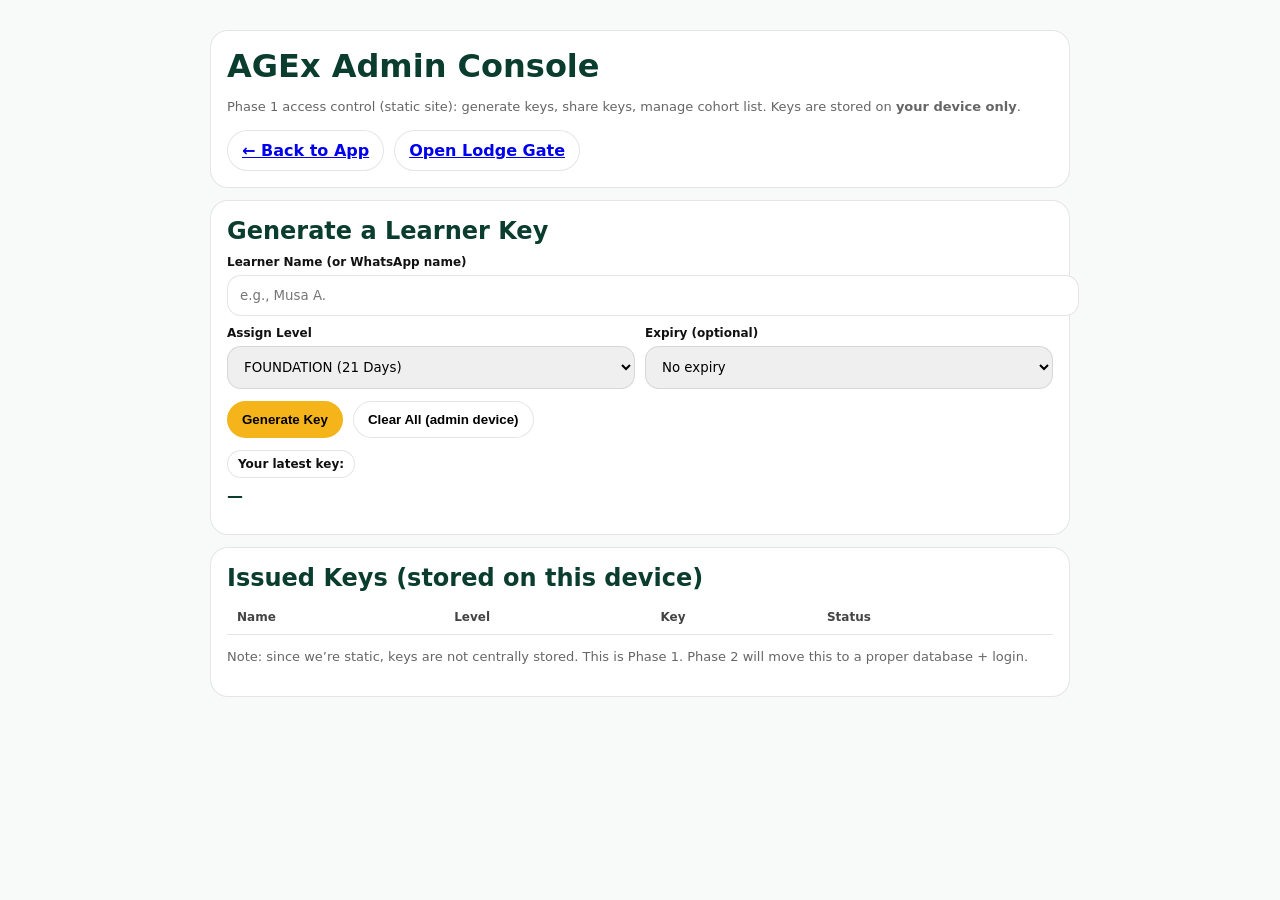
<file: admin.html>
<!doctype html>
<html lang="en">
<head>
  <meta charset="utf-8"/>
  <meta name="viewport" content="width=device-width,initial-scale=1"/>
  <meta name="theme-color" content="#0B3D2E"/>
  <title>AGEx Admin Console</title>
  <style>
    :root{--green:#0B3D2E;--gold:#F4B41A;--bg:#F7FAF9;--card:#fff;--line:rgba(0,0,0,.10);--ink:#111;--muted:#666;}
    body{margin:0;font-family:system-ui,-apple-system,Segoe UI,Roboto,Arial;background:var(--bg);color:var(--ink);}
    .wrap{max-width:860px;margin:0 auto;padding:18px;}
    .card{background:var(--card);border:1px solid var(--line);border-radius:18px;padding:16px;margin:12px 0;}
    h1,h2{margin:0 0 8px;color:var(--green);}
    .muted{color:var(--muted);font-size:13px;line-height:1.45}
    label{display:block;font-weight:800;font-size:12px;margin-top:10px}
    input,select,textarea{width:100%;padding:12px;border-radius:14px;border:1px solid var(--line);margin-top:6px;font-family:inherit}
    .row{display:flex;gap:10px;flex-wrap:wrap}
    .btn{display:inline-flex;align-items:center;justify-content:center;border-radius:999px;padding:10px 14px;border:1px solid var(--line);background:#fff;font-weight:900;cursor:pointer}
    .btn.gold{background:var(--gold);border-color:rgba(244,180,26,.6)}
    .btn.dark{background:var(--green);color:#fff;border-color:transparent}
    .pill{display:inline-block;padding:6px 10px;border-radius:999px;border:1px solid var(--line);background:#fff;font-weight:800;font-size:12px}
    table{width:100%;border-collapse:collapse}
    th,td{border-bottom:1px solid var(--line);padding:10px;text-align:left;font-size:13px}
    th{font-size:12px;color:#444}
    code{background:#fff;border:1px solid var(--line);padding:2px 6px;border-radius:8px}
  </style>
</head>
<body>
  <div class="wrap">
    <div class="card">
      <h1>AGEx Admin Console</h1>
      <p class="muted">
        Phase 1 access control (static site): generate keys, share keys, manage cohort list.
        Keys are stored on <b>your device only</b>.
      </p>
      <div class="row">
        <a class="btn" href="app.html">← Back to App</a>
        <a class="btn" href="https://charlesarin101.github.io/agexsmartmoneyhub/lodge.html?v=2" target="_blank" rel="noopener">Open Lodge Gate</a>
      </div>
    </div>

    <div class="card">
      <h2>Generate a Learner Key</h2>

      <label for="name">Learner Name (or WhatsApp name)</label>
      <input id="name" placeholder="e.g., Musa A." />

      <div class="row">
        <div style="flex:1;min-width:220px">
          <label for="level">Assign Level</label>
          <select id="level">
            <option value="FOUNDATION">FOUNDATION (21 Days)</option>
            <option value="APPRENTICE">LEVEL 1 (90 Days)</option>
            <option value="BUILDER">LEVEL 2</option>
            <option value="CONTRIBUTOR">LEVEL 3</option>
            <option value="OPERATOR">LEVEL 4</option>
          </select>
        </div>
        <div style="flex:1;min-width:220px">
          <label for="expiry">Expiry (optional)</label>
          <select id="expiry">
            <option value="none">No expiry</option>
            <option value="7">7 days</option>
            <option value="30">30 days</option>
            <option value="365">365 days</option>
          </select>
        </div>
      </div>

      <div class="row" style="margin-top:12px">
        <button class="btn gold" id="genBtn">Generate Key</button>
        <button class="btn" id="clearBtn">Clear All (admin device)</button>
      </div>

      <div style="margin-top:12px">
        <span class="pill">Your latest key:</span>
        <div id="latest" style="margin-top:8px;font-weight:900;font-size:16px;color:var(--green)">—</div>
        <p class="muted" id="latestMeta"></p>
        <button class="btn dark" id="copyBtn" style="display:none">Copy Key Message</button>
      </div>
    </div>

    <div class="card">
      <h2>Issued Keys (stored on this device)</h2>
      <div style="overflow:auto">
        <table>
          <thead>
            <tr>
              <th>Name</th>
              <th>Level</th>
              <th>Key</th>
              <th>Status</th>
            </tr>
          </thead>
          <tbody id="rows"></tbody>
        </table>
      </div>
      <p class="muted">
        Note: since we’re static, keys are not centrally stored. This is Phase 1.
        Phase 2 will move this to a proper database + login.
      </p>
    </div>
  </div>

<script>
  const KEY = "AGEX_ADMIN_KEYS_V1";
  const lodgeUrl = "https://charlesarin101.github.io/agexsmartmoneyhub/lodge.html?v=2";

  function load(){
    try{ return JSON.parse(localStorage.getItem(KEY) || "[]"); }catch(e){ return []; }
  }
  function save(list){
    localStorage.setItem(KEY, JSON.stringify(list));
  }

  function makeKey(){
    // human-friendly but hard to guess
    const part = () => Math.random().toString(36).slice(2,6).toUpperCase();
    return "AGEX-" + part() + "-" + part() + "-" + String(Date.now()).slice(-4);
  }

  function render(){
    const list = load();
    const rows = document.getElementById("rows");
    rows.innerHTML = "";
    list.slice().reverse().forEach(item=>{
      const tr = document.createElement("tr");
      tr.innerHTML = `
        <td>${escapeHtml(item.name || "—")}</td>
        <td>${escapeHtml(item.level)}</td>
        <td><code>${escapeHtml(item.key)}</code></td>
        <td>${item.revoked ? "Revoked" : "Active"}</td>
      `;
      rows.appendChild(tr);
    });
  }

  function escapeHtml(s){
    return String(s).replace(/[&<>"']/g, m => ({'&':'&amp;','<':'&lt;','>':'&gt;','"':'&quot;',"'":'&#39;'}[m]));
  }

  let latestKey = null;

  document.getElementById("genBtn").addEventListener("click", ()=>{
    const name = document.getElementById("name").value.trim();
    const level = document.getElementById("level").value;
    const expiry = document.getElementById("expiry").value;

    const key = makeKey();
    const createdAt = Date.now();
    const expiresAt = expiry === "none" ? null : createdAt + (parseInt(expiry,10) * 24 * 60 * 60 * 1000);

    const list = load();
    list.push({ name, level, key, createdAt, expiresAt, revoked:false });
    save(list);

    latestKey = {name, level, key, expiresAt};
    document.getElementById("latest").textContent = key;
    document.getElementById("latestMeta").textContent = `${name ? "For: " + name + " · " : ""}Level: ${level}${expiresAt ? " · Expires: " + new Date(expiresAt).toLocaleDateString() : ""}`;
    document.getElementById("copyBtn").style.display = "inline-flex";

    render();
  });

  document.getElementById("copyBtn").addEventListener("click", async ()=>{
    if(!latestKey) return;

    const msg =
`AGEx Smart Money Hub — Lodge Access Key

Name: ${latestKey.name || "—"}
Level: ${latestKey.level}

Your key: ${latestKey.key}

Step 1) Open the Lodge Gate:
${lodgeUrl}

Step 2) Paste the key exactly (case-sensitive) and enter.

— Charles Arin`;

    try{
      await navigator.clipboard.writeText(msg);
      alert("Copied. Paste to WhatsApp now.");
    }catch(e){
      alert("Copy failed. Manually select the text from your latest key and send it.");
    }
  });

  document.getElementById("clearBtn").addEventListener("click", ()=>{
    if(confirm("Clear all admin keys stored on this device?")){
      localStorage.removeItem(KEY);
      latestKey = null;
      document.getElementById("latest").textContent = "—";
      document.getElementById("latestMeta").textContent = "";
      document.getElementById("copyBtn").style.display = "none";
      render();
    }
  });

  render();
</script>
</body>
</html>
</file>
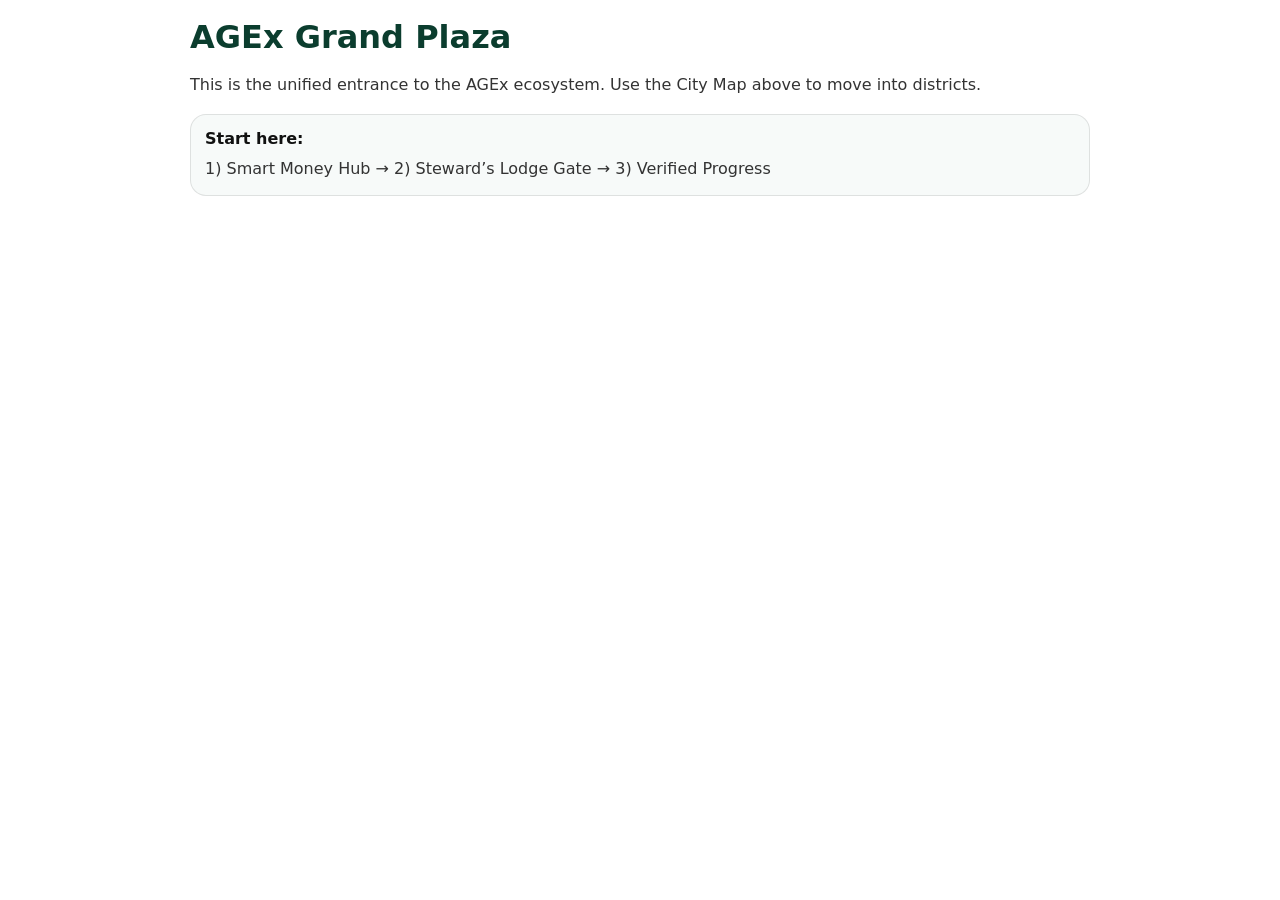
<file: plaza.html>
<!doctype html>
<html lang="en">
<head>
  <meta charset="utf-8" />
  <meta name="viewport" content="width=device-width,initial-scale=1" />
  <title>AGEx — Grand Plaza</title>
  <style>
    body{
      margin:0;
      font-family:system-ui,-apple-system,Segoe UI,Roboto,Arial;
      background:#fff;
      color:#111;
    }
    .wrap{max-width:900px;margin:0 auto;padding:18px}
    h1{margin:0 0 8px;color:#0B3D2E}
    p{line-height:1.6;color:#333}
    .card{
      margin-top:12px;
      padding:14px;
      border:1px solid rgba(0,0,0,.10);
      border-radius:16px;
      background:#F7FAF9;
    }
  </style>
</head>
<body>
  <div class="wrap">
    <h1>AGEx Grand Plaza</h1>
    <p>
      This is the unified entrance to the AGEx ecosystem.
      Use the City Map above to move into districts.
    </p>

    <div class="card">
      <b>Start here:</b>
      <p style="margin:8px 0 0">
        1) Smart Money Hub → 2) Steward’s Lodge Gate → 3) Verified Progress
      </p>
    </div>
  </div>
</body>
</html>
</file>
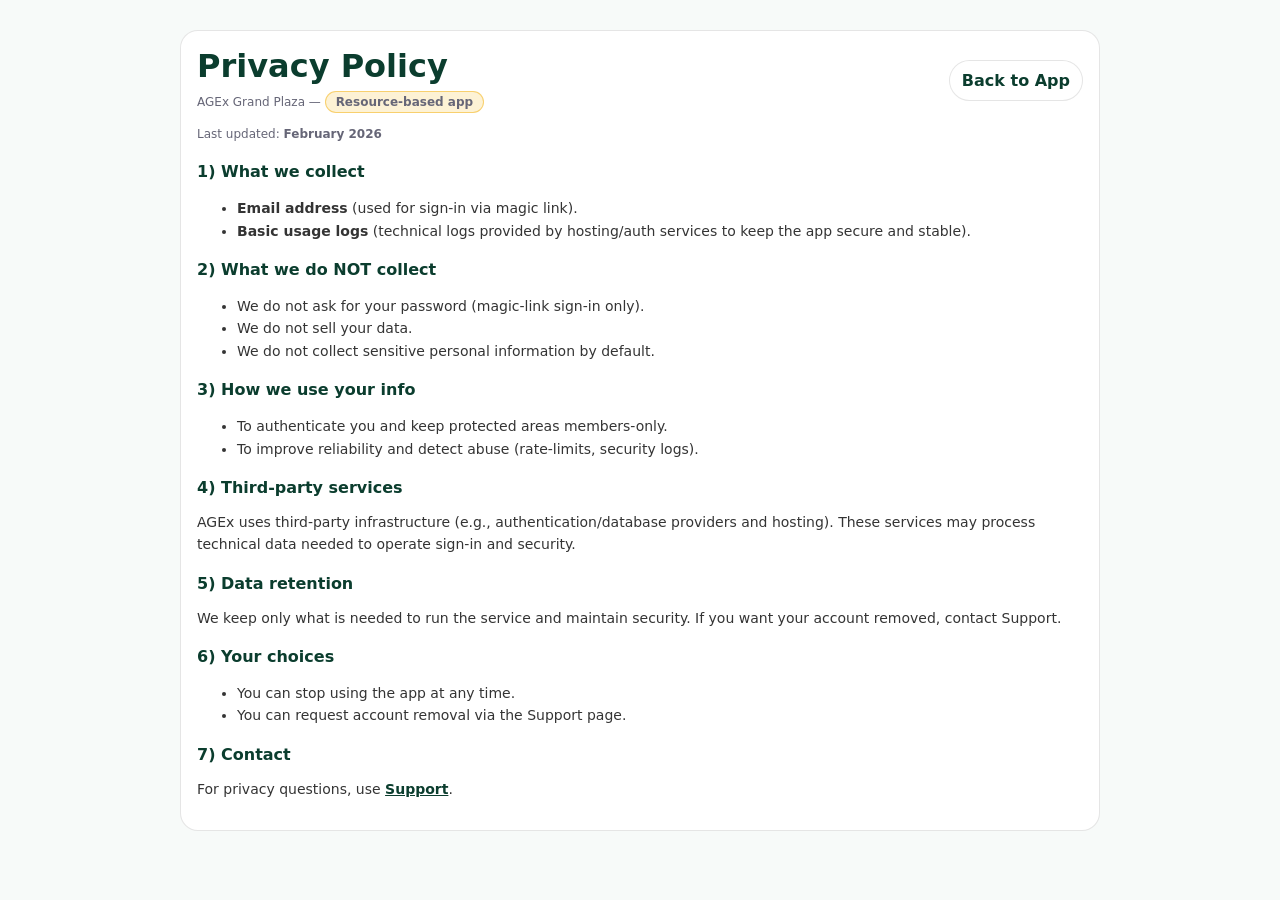
<file: privacy.html>
<!doctype html>
<html lang="en">
<head>
  <meta charset="utf-8" />
  <meta name="viewport" content="width=device-width,initial-scale=1" />
  <meta name="theme-color" content="#0B3D2E" />
  <title>AGEx — Privacy Policy</title>
  <style>
    :root{--green:#0B3D2E;--gold:#F4B41A;--bg:#F7FAF9;--card:#fff;--line:rgba(0,0,0,.10);--ink:#111;--muted:#667;}
    body{margin:0;font-family:system-ui,-apple-system,Segoe UI,Roboto,Arial;background:var(--bg);color:var(--ink);}
    .wrap{max-width:920px;margin:0 auto;padding:18px 14px;}
    .card{background:var(--card);border:1px solid var(--line);border-radius:18px;padding:16px;margin:12px 0;}
    h1{margin:0 0 6px;color:var(--green)}
    h2{margin:18px 0 8px;color:var(--green);font-size:16px}
    p,li{color:rgba(17,17,17,.85);line-height:1.6;font-size:14px}
    .muted{color:var(--muted);font-size:12px}
    a{color:var(--green);font-weight:800}
    .pill{display:inline-block;background:rgba(244,180,26,.18);border:1px solid rgba(244,180,26,.55);padding:3px 10px;border-radius:999px;font-weight:900;font-size:12px}
    .top{display:flex;gap:10px;align-items:center;justify-content:space-between;flex-wrap:wrap}
    .btn{display:inline-flex;align-items:center;justify-content:center;border-radius:999px;padding:10px 12px;border:1px solid var(--line);background:#fff;font-weight:900;text-decoration:none}
  </style>
</head>
<body>
  <div class="wrap">
    <div class="card">
      <div class="top">
        <div>
          <h1>Privacy Policy</h1>
          <div class="muted">AGEx Grand Plaza — <span class="pill">Resource-based app</span></div>
        </div>
        <a class="btn" href="app.html">Back to App</a>
      </div>

      <p class="muted">Last updated: <strong>February 2026</strong></p>

      <h2>1) What we collect</h2>
      <ul>
        <li><strong>Email address</strong> (used for sign-in via magic link).</li>
        <li><strong>Basic usage logs</strong> (technical logs provided by hosting/auth services to keep the app secure and stable).</li>
      </ul>

      <h2>2) What we do NOT collect</h2>
      <ul>
        <li>We do not ask for your password (magic-link sign-in only).</li>
        <li>We do not sell your data.</li>
        <li>We do not collect sensitive personal information by default.</li>
      </ul>

      <h2>3) How we use your info</h2>
      <ul>
        <li>To authenticate you and keep protected areas members-only.</li>
        <li>To improve reliability and detect abuse (rate-limits, security logs).</li>
      </ul>

      <h2>4) Third-party services</h2>
      <p>
        AGEx uses third-party infrastructure (e.g., authentication/database providers and hosting).
        These services may process technical data needed to operate sign-in and security.
      </p>

      <h2>5) Data retention</h2>
      <p>
        We keep only what is needed to run the service and maintain security.
        If you want your account removed, contact Support.
      </p>

      <h2>6) Your choices</h2>
      <ul>
        <li>You can stop using the app at any time.</li>
        <li>You can request account removal via the Support page.</li>
      </ul>

      <h2>7) Contact</h2>
      <p>
        For privacy questions, use <a href="support.html">Support</a>.
      </p>
    </div>
  </div>
</body>
</html>
</file>
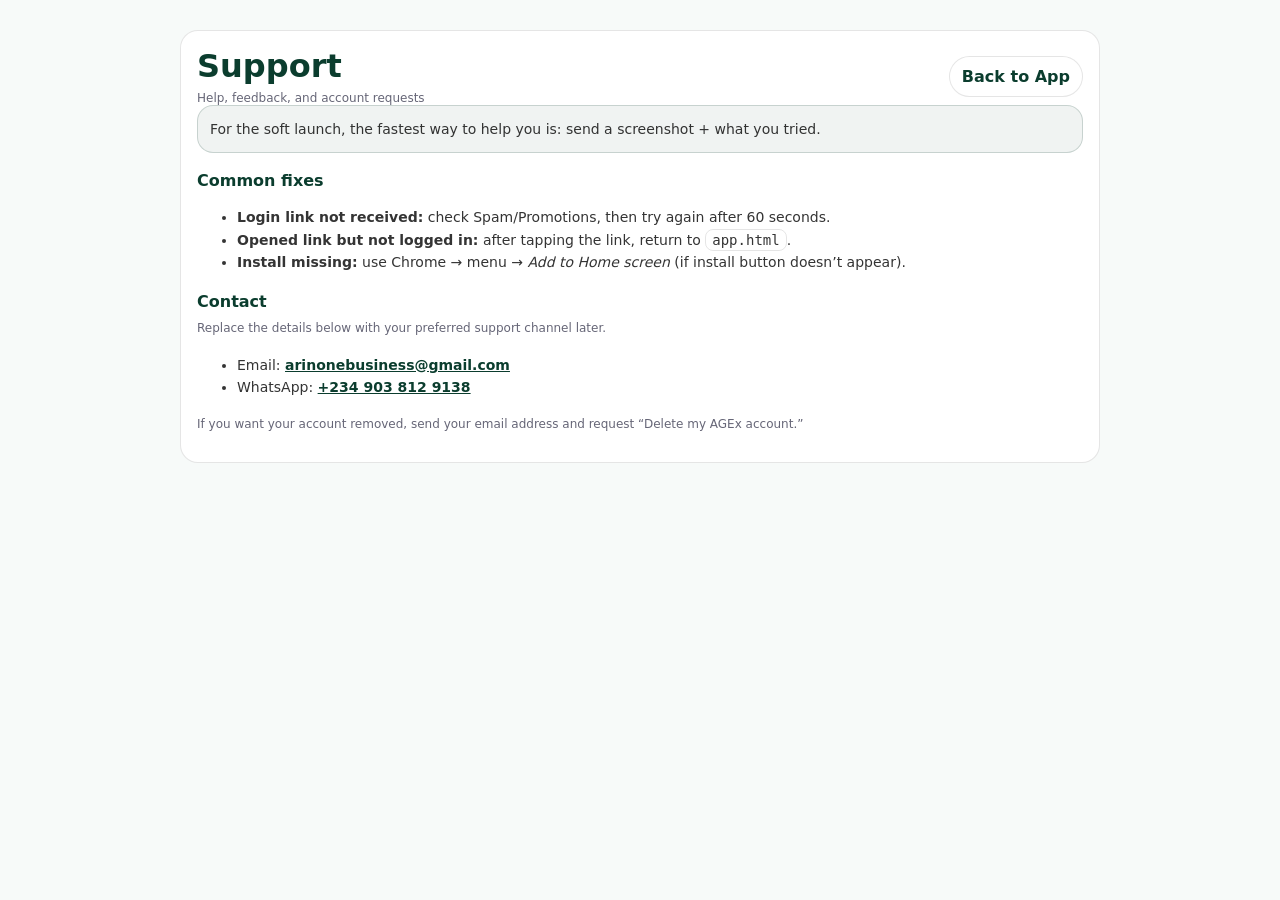
<file: support.html>
<!doctype html>
<html lang="en">
<head>
  <meta charset="utf-8" />
  <meta name="viewport" content="width=device-width,initial-scale=1" />
  <meta name="theme-color" content="#0B3D2E" />
  <title>AGEx — Support</title>
  <style>
    :root{--green:#0B3D2E;--gold:#F4B41A;--bg:#F7FAF9;--card:#fff;--line:rgba(0,0,0,.10);--ink:#111;--muted:#667;}
    body{margin:0;font-family:system-ui,-apple-system,Segoe UI,Roboto,Arial;background:var(--bg);color:var(--ink);}
    .wrap{max-width:920px;margin:0 auto;padding:18px 14px;}
    .card{background:var(--card);border:1px solid var(--line);border-radius:18px;padding:16px;margin:12px 0;}
    h1{margin:0 0 6px;color:var(--green)}
    p,li{color:rgba(17,17,17,.85);line-height:1.6;font-size:14px}
    .muted{color:var(--muted);font-size:12px}
    a{color:var(--green);font-weight:900}
    .btn{display:inline-flex;align-items:center;justify-content:center;border-radius:999px;padding:10px 12px;border:1px solid var(--line);background:#fff;font-weight:900;text-decoration:none}
    .top{display:flex;gap:10px;align-items:center;justify-content:space-between;flex-wrap:wrap}
    .box{background:rgba(11,61,46,.06);border:1px solid rgba(11,61,46,.18);padding:12px;border-radius:16px}
    code{background:#fff;border:1px solid var(--line);padding:2px 6px;border-radius:8px}
  </style>
</head>
<body>
  <div class="wrap">
    <div class="card">
      <div class="top">
        <div>
          <h1>Support</h1>
          <div class="muted">Help, feedback, and account requests</div>
        </div>
        <a class="btn" href="app.html">Back to App</a>
      </div>

      <div class="box">
        <p style="margin:0">
          For the soft launch, the fastest way to help you is: send a screenshot + what you tried.
        </p>
      </div>

      <h2 style="color:var(--green);font-size:16px;margin:18px 0 8px">Common fixes</h2>
      <ul>
        <li><strong>Login link not received:</strong> check Spam/Promotions, then try again after 60 seconds.</li>
        <li><strong>Opened link but not logged in:</strong> after tapping the link, return to <code>app.html</code>.</li>
        <li><strong>Install missing:</strong> use Chrome → menu → <em>Add to Home screen</em> (if install button doesn’t appear).</li>
      </ul>

      <h2 style="color:var(--green);font-size:16px;margin:18px 0 8px">Contact</h2>
      <p class="muted" style="margin-top:0">
        Replace the details below with your preferred support channel later.
      </p>

      <ul>
        <li>Email: <a href="mailto:arinonebusiness@gmail.com">arinonebusiness@gmail.com</a></li>
        <li>WhatsApp: <a href="https://wa.me/2349038129138">+234 903 812 9138</a></li>
      </ul>

      <p class="muted">
        If you want your account removed, send your email address and request “Delete my AGEx account.”
      </p>
    </div>
  </div>
</body>
</html>
</file>
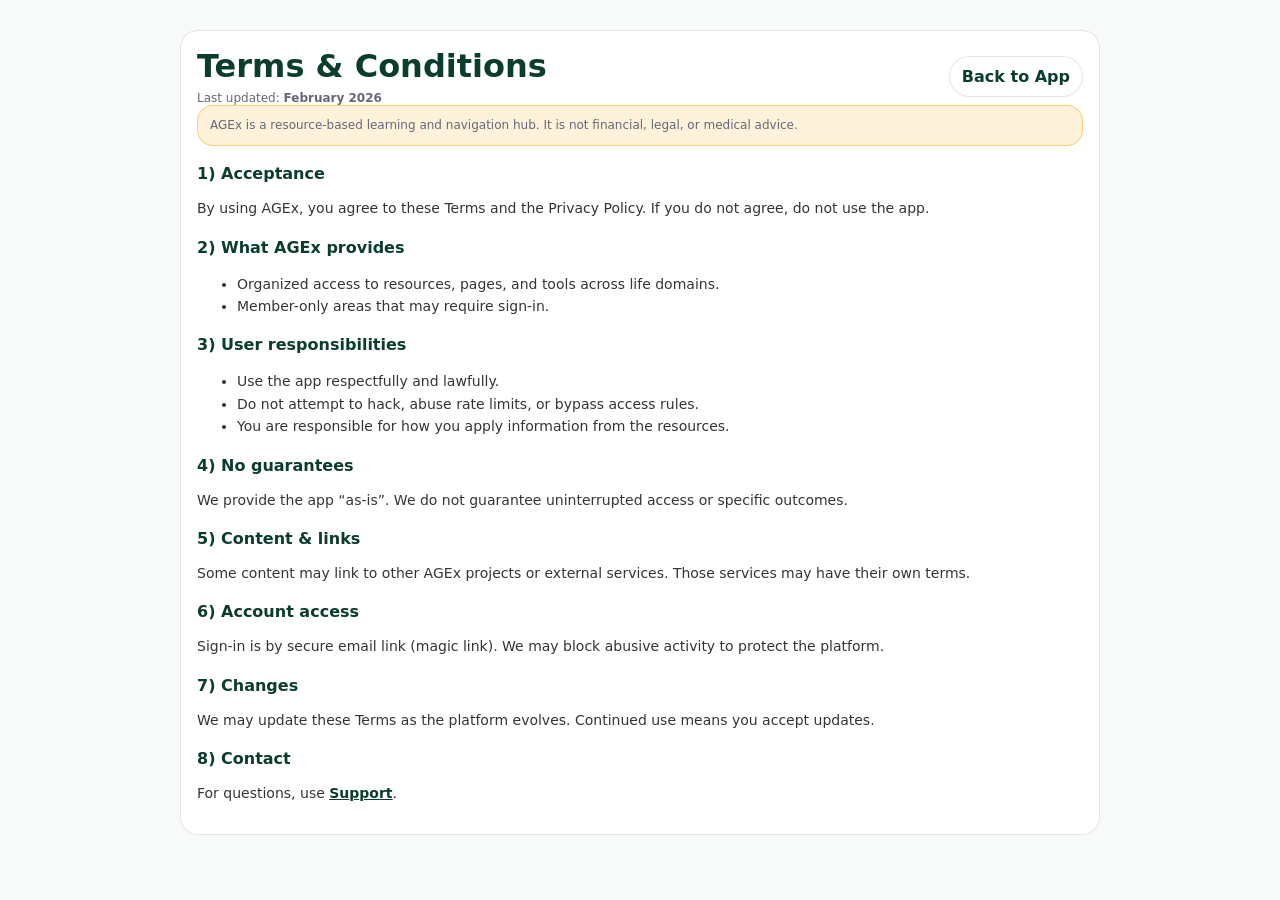
<file: terms.html>
<!doctype html>
<html lang="en">
<head>
  <meta charset="utf-8" />
  <meta name="viewport" content="width=device-width,initial-scale=1" />
  <meta name="theme-color" content="#0B3D2E" />
  <title>AGEx — Terms & Conditions</title>
  <style>
    :root{--green:#0B3D2E;--gold:#F4B41A;--bg:#F7FAF9;--card:#fff;--line:rgba(0,0,0,.10);--ink:#111;--muted:#667;}
    body{margin:0;font-family:system-ui,-apple-system,Segoe UI,Roboto,Arial;background:var(--bg);color:var(--ink);}
    .wrap{max-width:920px;margin:0 auto;padding:18px 14px;}
    .card{background:var(--card);border:1px solid var(--line);border-radius:18px;padding:16px;margin:12px 0;}
    h1{margin:0 0 6px;color:var(--green)}
    h2{margin:18px 0 8px;color:var(--green);font-size:16px}
    p,li{color:rgba(17,17,17,.85);line-height:1.6;font-size:14px}
    .muted{color:var(--muted);font-size:12px}
    a{color:var(--green);font-weight:800}
    .btn{display:inline-flex;align-items:center;justify-content:center;border-radius:999px;padding:10px 12px;border:1px solid var(--line);background:#fff;font-weight:900;text-decoration:none}
    .top{display:flex;gap:10px;align-items:center;justify-content:space-between;flex-wrap:wrap}
    .warn{background:rgba(244,180,26,.16);border:1px solid rgba(244,180,26,.55);padding:10px 12px;border-radius:16px}
  </style>
</head>
<body>
  <div class="wrap">
    <div class="card">
      <div class="top">
        <div>
          <h1>Terms & Conditions</h1>
          <div class="muted">Last updated: <strong>February 2026</strong></div>
        </div>
        <a class="btn" href="app.html">Back to App</a>
      </div>

      <div class="warn">
        <p class="muted" style="margin:0">
          AGEx is a resource-based learning and navigation hub. It is not financial, legal, or medical advice.
        </p>
      </div>

      <h2>1) Acceptance</h2>
      <p>
        By using AGEx, you agree to these Terms and the Privacy Policy.
        If you do not agree, do not use the app.
      </p>

      <h2>2) What AGEx provides</h2>
      <ul>
        <li>Organized access to resources, pages, and tools across life domains.</li>
        <li>Member-only areas that may require sign-in.</li>
      </ul>

      <h2>3) User responsibilities</h2>
      <ul>
        <li>Use the app respectfully and lawfully.</li>
        <li>Do not attempt to hack, abuse rate limits, or bypass access rules.</li>
        <li>You are responsible for how you apply information from the resources.</li>
      </ul>

      <h2>4) No guarantees</h2>
      <p>
        We provide the app “as-is”. We do not guarantee uninterrupted access or specific outcomes.
      </p>

      <h2>5) Content & links</h2>
      <p>
        Some content may link to other AGEx projects or external services.
        Those services may have their own terms.
      </p>

      <h2>6) Account access</h2>
      <p>
        Sign-in is by secure email link (magic link). We may block abusive activity to protect the platform.
      </p>

      <h2>7) Changes</h2>
      <p>
        We may update these Terms as the platform evolves. Continued use means you accept updates.
      </p>

      <h2>8) Contact</h2>
      <p>
        For questions, use <a href="support.html">Support</a>.
      </p>
    </div>
  </div>
</body>
</html>
</file>
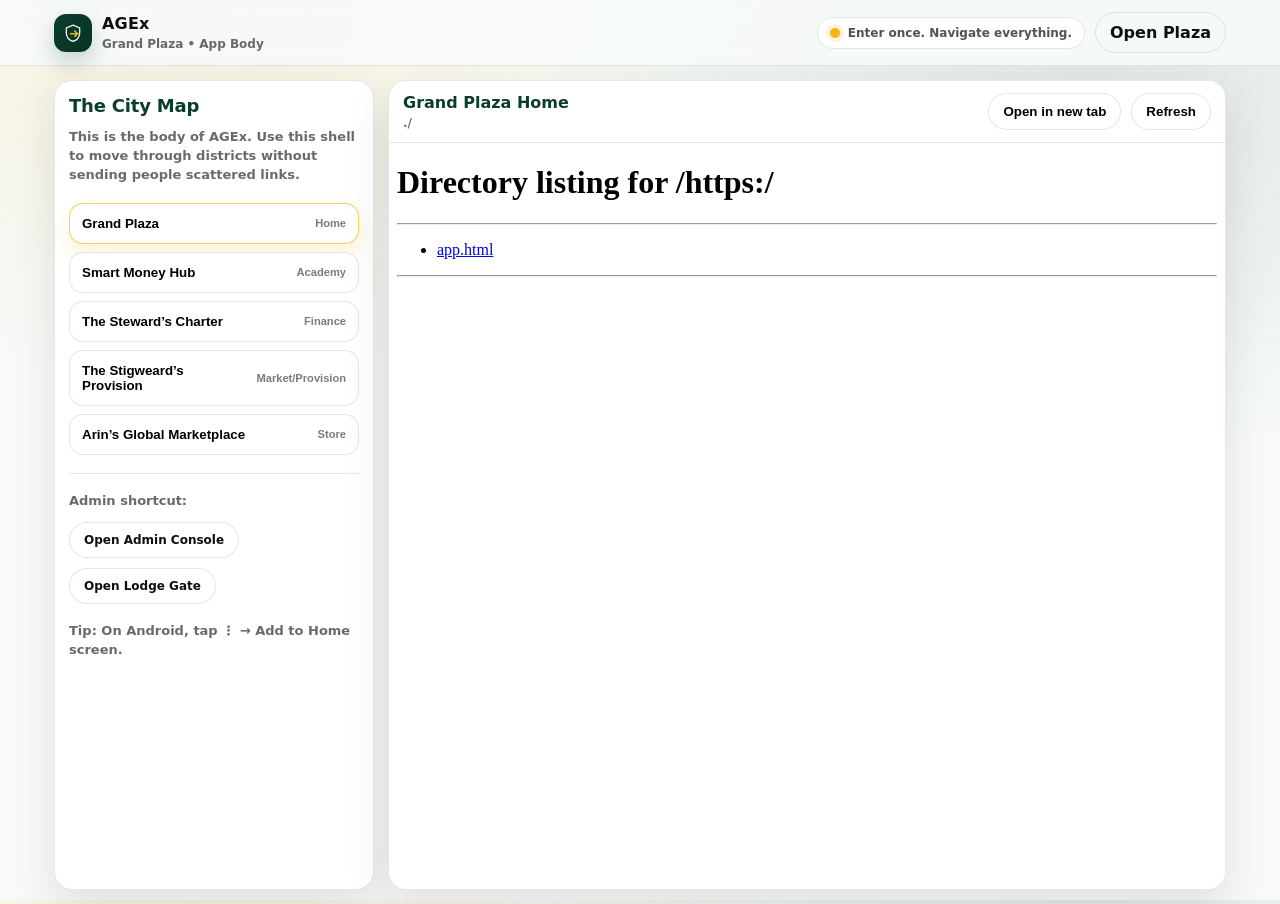
<file: https:/app.html>
<!doctype html>
<html lang="en">
<head>
  <meta charset="utf-8" />
  <meta name="viewport" content="width=device-width,initial-scale=1" />
  <meta name="theme-color" content="#0B3D2E" />
  <title>AGEx — Grand Plaza (App)</title>
  <meta name="description" content="AGEx Grand Plaza — the app-body for the ecosystem. Enter once. Navigate everything." />

  <!-- PWA -->
  <link rel="manifest" href="manifest.json" />
  <link rel="icon" href="icon.svg" type="image/svg+xml" />
  <link rel="apple-touch-icon" href="icon.svg" />

  <style>
    :root{
      --green:#0B3D2E;
      --gold:#F4B41A;
      --bg:#F7FAF9;
      --card:#FFFFFF;
      --ink:#0F0F0F;
      --muted:#5F6B66;
      --line:rgba(15,15,15,.10);
      --radius:18px;
      --shadow:0 18px 45px rgba(0,0,0,.10);
      --max:1200px;
    }
    *{box-sizing:border-box}
    html,body{margin:0;padding:0;height:100%}
    body{
      font-family:system-ui,-apple-system,Segoe UI,Roboto,Arial;
      color:var(--ink);
      background:
        radial-gradient(900px 600px at 15% 0%, rgba(244,180,26,.12), transparent 65%),
        radial-gradient(900px 600px at 85% 10%, rgba(11,61,46,.10), transparent 62%),
        var(--bg);
    }
    a{color:inherit;text-decoration:none}
    .topbar{
      position:sticky;top:0;z-index:50;
      background:rgba(247,250,249,.92);
      backdrop-filter:saturate(180%) blur(10px);
      border-bottom:1px solid var(--line);
    }
    .topbar .inner{
      max-width:var(--max);
      margin:0 auto;
      padding:12px 14px;
      display:flex;
      align-items:center;
      justify-content:space-between;
      gap:12px;
    }
    .brand{
      display:flex;align-items:center;gap:10px;
    }
    .mark{
      width:38px;height:38px;border-radius:12px;
      display:grid;place-items:center;
      background:linear-gradient(135deg,var(--green),#083326);
      box-shadow:0 10px 22px rgba(11,61,46,.22);
    }
    .brand b{letter-spacing:.2px}
    .pill{
      display:inline-flex;align-items:center;gap:8px;
      padding:8px 12px;border-radius:999px;
      border:1px solid var(--line);
      background:#fff;
      font-weight:800;
      font-size:12px;
      color:rgba(15,15,15,.72);
    }
    .pill .dot{width:10px;height:10px;border-radius:99px;background:var(--gold);box-shadow:0 0 0 4px rgba(244,180,26,.16)}
    .btn{
      display:inline-flex;align-items:center;justify-content:center;
      padding:10px 14px;border-radius:999px;
      border:1px solid var(--line);
      font-weight:900;
      background:#fff;
      cursor:pointer;
      white-space:nowrap;
    }
    .btn.gold{background:var(--gold);border-color:rgba(244,180,26,.65)}
    .btn.ghost{background:transparent}
    .layout{
      max-width:var(--max);
      margin:0 auto;
      padding:14px;
      display:grid;
      grid-template-columns: 320px 1fr;
      gap:14px;
      min-height:calc(100vh - 62px);
    }
    .panel{
      background:var(--card);
      border:1px solid var(--line);
      border-radius:var(--radius);
      box-shadow:var(--shadow);
      overflow:hidden;
    }
    .side{
      padding:14px;
      display:flex;
      flex-direction:column;
      gap:12px;
    }
    .side h1{
      margin:0;
      font-size:18px;
      color:var(--green);
      letter-spacing:-.2px;
    }
    .side .muted{
      margin:0;
      color:rgba(15,15,15,.62);
      font-weight:700;
      font-size:13px;
      line-height:1.45;
    }
    .nav{
      display:flex;flex-direction:column;gap:8px;
      margin-top:6px;
    }
    .nav button{
      width:100%;
      text-align:left;
      padding:12px 12px;
      border-radius:14px;
      border:1px solid var(--line);
      background:#fff;
      font-weight:900;
      cursor:pointer;
      display:flex;align-items:center;justify-content:space-between;
      gap:10px;
    }
    .nav button.active{
      border-color:rgba(244,180,26,.65);
      box-shadow:0 10px 22px rgba(244,180,26,.18);
    }
    .nav small{font-weight:800;color:rgba(15,15,15,.55)}
    .side .hr{height:1px;background:var(--line);margin:6px 0}
    .side .mini{
      display:flex;gap:10px;flex-wrap:wrap;
    }
    .side .mini a{font-size:12px}
    .main{
      display:flex;
      flex-direction:column;
      min-height: 72vh;
    }
    .frameTop{
      padding:12px 14px;
      border-bottom:1px solid var(--line);
      display:flex;
      align-items:center;
      justify-content:space-between;
      gap:12px;
      background:#fff;
    }
    .frameTop .title{
      display:flex;
      flex-direction:column;
      gap:4px;
    }
    .frameTop .title b{color:var(--green)}
    .frameTop .title span{font-size:12px;color:rgba(15,15,15,.6);font-weight:700}
    iframe{
      width:100%;
      flex:1;
      border:0;
      background:#fff;
    }

    /* Mobile */
    @media (max-width: 980px){
      .layout{grid-template-columns:1fr}
      .side{order:2}
      .main{order:1;min-height:70vh}
    }
  </style>
</head>

<body>
  <div class="topbar">
    <div class="inner">
      <div class="brand">
        <div class="mark" aria-hidden="true">
          <svg viewBox="0 0 24 24" width="20" height="20" fill="none">
            <path d="M12 2.6l8 3.2v6.2c0 5.1-3.5 9.2-8 9.9-4.5-.7-8-4.8-8-9.9V5.8L12 2.6z" stroke="rgba(255,255,255,.92)" stroke-width="1.6"/>
            <path d="M8.3 12h6.9l-2.2-2.2 1.3-1.3 4.4 4.4-4.4 4.4-1.3-1.3 2.2-2.2H8.3V12z" fill="#F4B41A"/>
          </svg>
        </div>
        <div>
          <b>AGEx</b><br/>
          <span style="font-size:12px;color:rgba(15,15,15,.62);font-weight:800">Grand Plaza • App Body</span>
        </div>
      </div>

      <div style="display:flex;gap:10px;align-items:center;flex-wrap:wrap;justify-content:flex-end">
        <div class="pill"><span class="dot"></span> Enter once. Navigate everything.</div>
        <button class="btn gold" id="installBtn" style="display:none">Install App</button>
        <a class="btn ghost" href="./" title="Open the original plaza page">Open Plaza</a>
      </div>
    </div>
  </div>

  <div class="layout">
    <!-- LEFT: NAV BODY -->
    <div class="panel side">
      <h1>The City Map</h1>
      <p class="muted">
        This is the body of AGEx. Use this shell to move through districts without sending people scattered links.
      </p>

      <div class="nav" id="nav">
        <!-- You can add/rename these links anytime -->
        <button data-url="./" class="active">
          Grand Plaza <small>Home</small>
        </button>

        <!-- Your Smart Money Hub -->
        <button data-url="https://charlesarin101.github.io/agexsmartmoneyhub/">
          Smart Money Hub <small>Academy</small>
        </button>

        <!-- Your Charters -->
        <button data-url="https://charlesarin101.github.io/the-stewards-charter/">
          The Steward’s Charter <small>Finance</small>
        </button>

        <button data-url="https://charlesarin1-creator.github.io/the-stigweards-provisions/">
          The Stigweard’s Provision <small>Market/Provision</small>
        </button>

        <!-- Your Selfany store -->
        <button data-url="https://selfany.com/s/arinsglobalmarketplace">
          Arin’s Global Marketplace <small>Store</small>
        </button>
      </div>

      <div class="hr"></div>

      <p class="muted" style="margin:0">
        Admin shortcut:
      </p>
      <div class="mini">
        <a class="btn" href="admin.html">Open Admin Console</a>
        <a class="btn" href="lodge.html">Open Lodge Gate</a>
      </div>

      <p class="muted" style="margin:6px 0 0">
        Tip: On Android, tap ⋮ → <b>Add to Home screen</b>.
      </p>
    </div>

    <!-- RIGHT: CONTENT BODY -->
    <div class="panel main">
      <div class="frameTop">
        <div class="title">
          <b id="frameTitle">Grand Plaza</b>
          <span id="frameSub">Unified entrance. App-like navigation.</span>
        </div>
        <div class="row" style="display:flex;gap:10px;flex-wrap:wrap">
          <button class="btn" id="openNewTabBtn" type="button">Open in new tab</button>
          <button class="btn" id="refreshBtn" type="button">Refresh</button>
        </div>
      </div>

      <iframe id="frame" title="AGEx Content"></iframe>
    </div>
  </div>

<script>
  // ===== PWA install prompt (Android/Chrome) =====
  let deferredPrompt = null;
  const installBtn = document.getElementById("installBtn");

  window.addEventListener("beforeinstallprompt", (e) => {
    e.preventDefault();
    deferredPrompt = e;
    installBtn.style.display = "inline-flex";
  });

  installBtn.addEventListener("click", async () => {
    if(!deferredPrompt) return;
    deferredPrompt.prompt();
    await deferredPrompt.userChoice;
    deferredPrompt = null;
    installBtn.style.display = "none";
  });

  // ===== App Shell Navigation =====
  const nav = document.getElementById("nav");
  const frame = document.getElementById("frame");
  const frameTitle = document.getElementById("frameTitle");
  const frameSub = document.getElementById("frameSub");

  const defaultUrl = "./"; // your plaza home
  const stateKey = "AGEX_APP_LAST_URL";

  function setActive(btn){
    [...nav.querySelectorAll("button")].forEach(b => b.classList.remove("active"));
    btn.classList.add("active");
  }

  function setFrame(url, label){
    frame.src = url;
    frameTitle.textContent = label || "AGEx";
    frameSub.textContent = url;
    localStorage.setItem(stateKey, url);
  }

  nav.addEventListener("click", (e)=>{
    const btn = e.target.closest("button[data-url]");
    if(!btn) return;
    const url = btn.getAttribute("data-url");
    const label = btn.textContent.replace(/\s+/g," ").trim();
    setActive(btn);
    setFrame(url, label);
  });

  document.getElementById("refreshBtn").addEventListener("click", ()=>{
    frame.contentWindow?.location.reload();
  });

  document.getElementById("openNewTabBtn").addEventListener("click", ()=>{
    const url = frame.src || defaultUrl;
    window.open(url, "_blank", "noopener");
  });

  // Load last visited
  const last = localStorage.getItem(stateKey) || defaultUrl;
  // Try to mark matching button active
  const match = [...nav.querySelectorAll("button[data-url]")].find(b => (b.getAttribute("data-url") === last));
  if(match){ setActive(match); setFrame(last, match.textContent.replace(/\s+/g," ").trim()); }
  else { setFrame(last, "Grand Plaza"); }

  // ===== Service Worker registration =====
  if ("serviceWorker" in navigator) {
    navigator.serviceWorker.register("./service-worker.js").catch(()=>{});
  }
</script>

</body>
</html>
</file>
